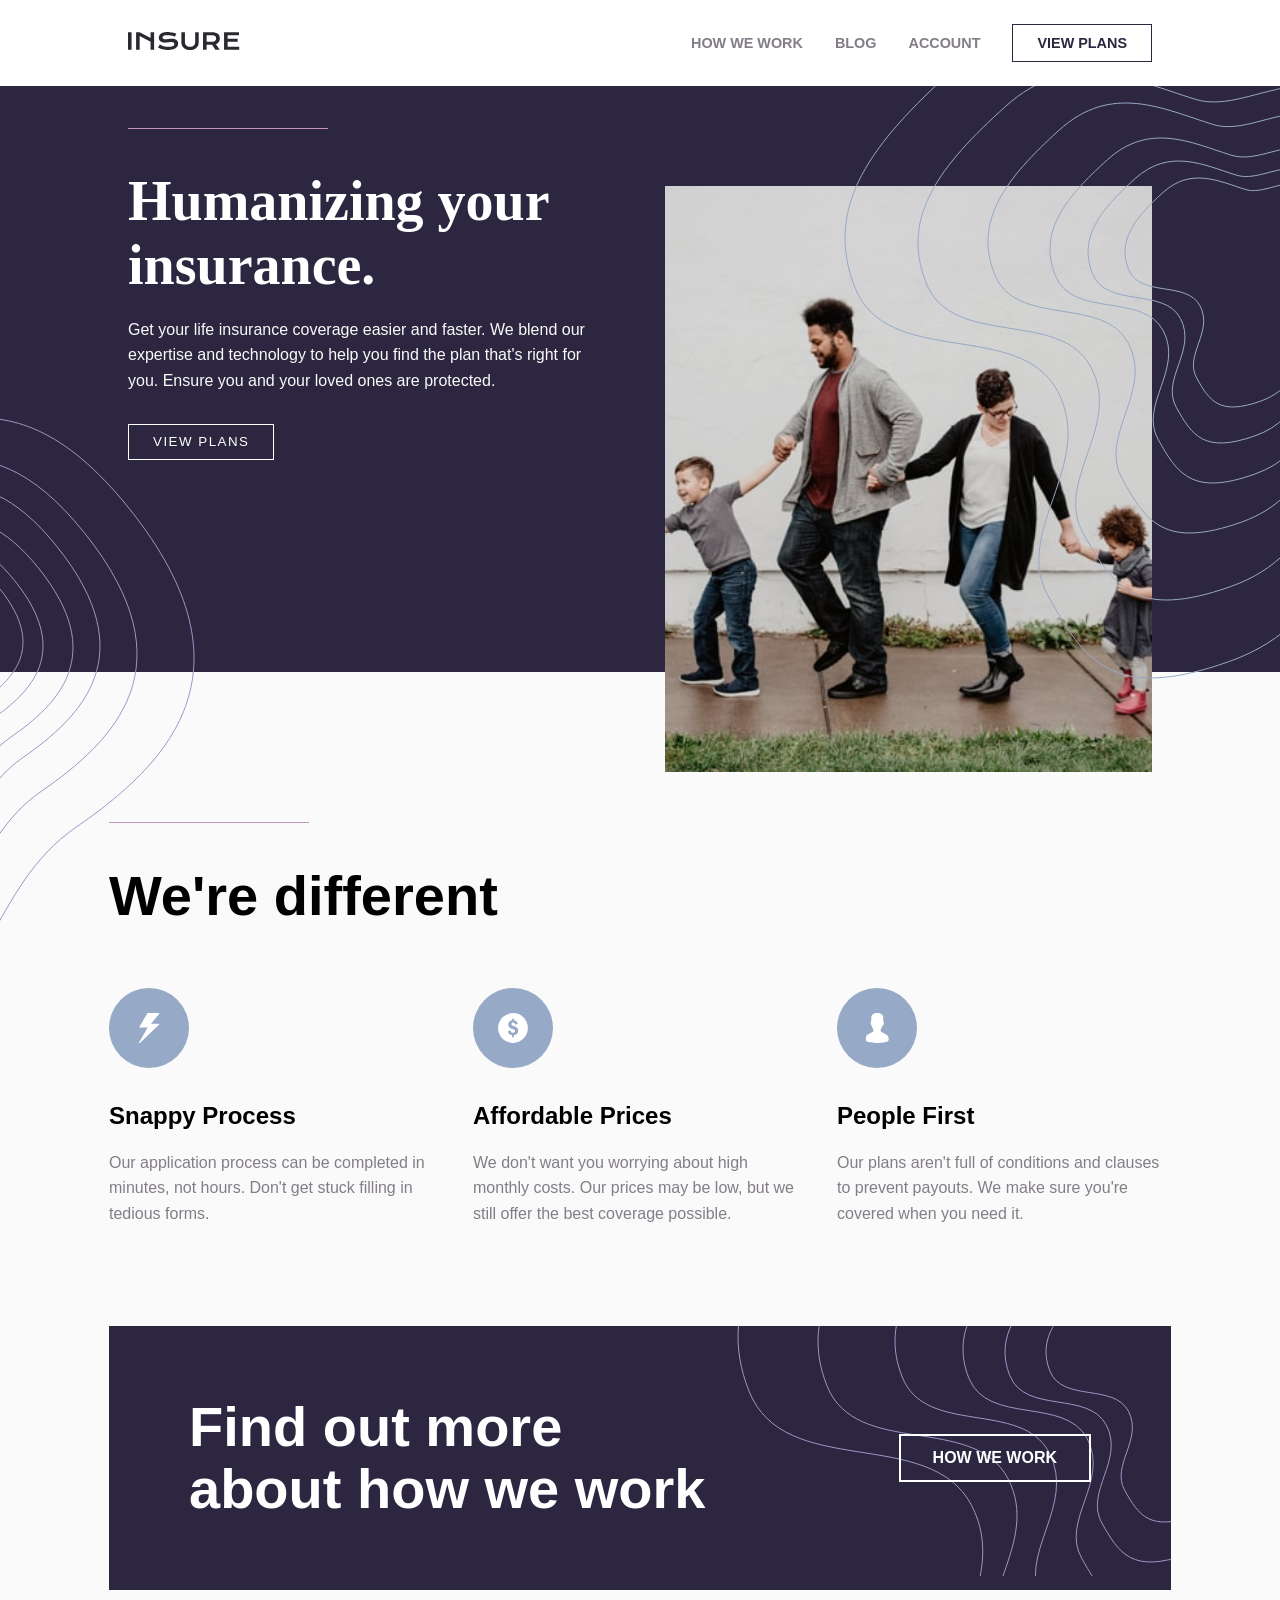
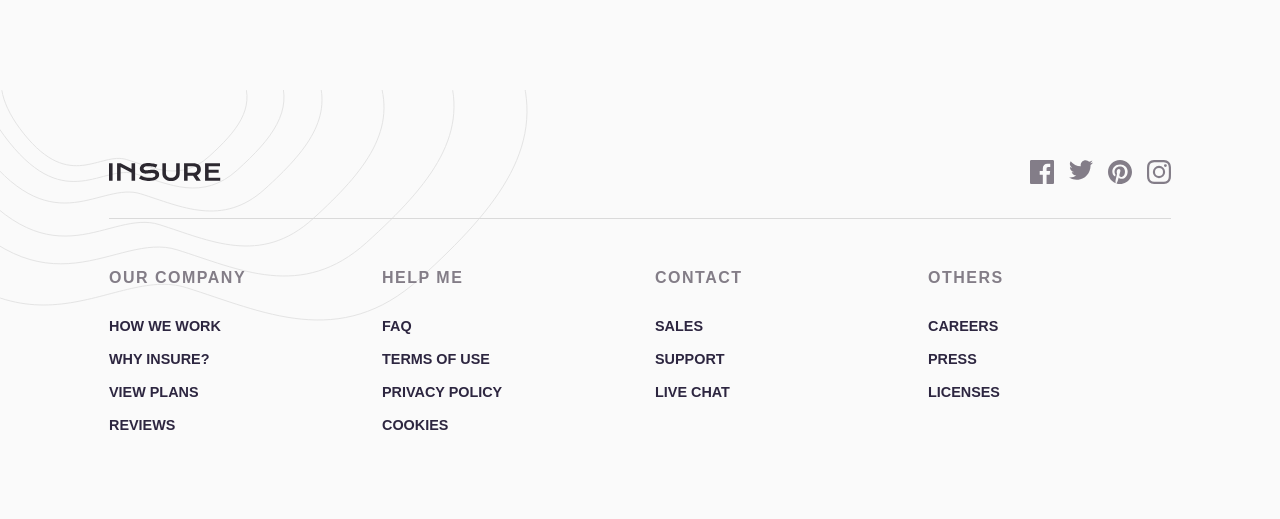
<file: landing-page/index.html>
<!doctype html>
<html lang="en">
  <head>
    <meta charset="UTF-8" />
    <meta name="viewport" content="width=device-width, initial-scale=1.0" />
    <link
      rel="icon"
      type="image/png"
      sizes="32x32"
      href="./images/favicon-32x32.png"
    />
    <link rel="stylesheet" href="style.css" />
    <title>Insure Landing Page</title>
  </head>

  <body>
    <header class="header">
      <a href="#" class="logo">
        <img src="./images/logo.svg" alt="Insure Logo" />
      </a>

      <button class="mobile-menu-btn" aria-label="Toggle menu">
        <img src="./images/icon-hamburger.svg" alt="Menu Icon" id="menu-icon" />
      </button>

      <nav class="main-nav">
        <ul class="nav-list">
          <li><a href="#">HOW WE WORK</a></li>
          <li><a href="#">BLOG</a></li>
          <li><a href="#">ACCOUNT</a></li>
          <li><a href="#" class="btn-view-plans">VIEW PLANS</a></li>
        </ul>
      </nav>
    </header>

    <main>
      <section class="hero">
        <div class="hero-content">
          <div class="decorative-line"></div>
          <h2>Humanizing your insurance.</h2>
          <p>
            Get your life insurance coverage easier and faster. We blend our
            expertise and technology to help you find the plan that's right for
            you. Ensure you and your loved ones are protected.
          </p>
          <button>View plans</button>
        </div>

        <div class="hero-image">
          <picture>
            <source
              media="(max-width: 600px)"
              srcset="./images/image-intro-mobile.jpg"
            />
            <img
              src="./images/image-intro-desktop.jpg"
              alt="Family walking together"
            />
          </picture>
        </div>
      </section>

      <section class="features">
        <div class="container">
          <div class="decorative-line"></div>
          <h2 class="section-title">We're different</h2>

          <div class="features-grid">
            <div class="feature-card">
              <img
                src="./images/icon-snappy-process.svg"
                alt="Snappy process icon"
              />
              <h5>Snappy Process</h5>
              <p>
                Our application process can be completed in minutes, not hours.
                Don't get stuck filling in tedious forms.
              </p>
            </div>
            <div class="feature-card">
              <img
                src="./images/icon-affordable-prices.svg"
                alt="Affordable prices icon"
              />
              <h5>Affordable Prices</h5>
              <p>
                We don't want you worrying about high monthly costs. Our prices
                may be low, but we still offer the best coverage possible.
              </p>
            </div>
            <div class="feature-card">
              <img
                src="./images/icon-people-first.svg"
                alt="People first icon"
              />
              <h5>People First</h5>
              <p>
                Our plans aren't full of conditions and clauses to prevent
                payouts. We make sure you're covered when you need it.
              </p>
            </div>
          </div>
        </div>
      </section>

      <section class="cta-section">
        <div class="container">
          <div class="cta-box">
            <h2>
              Find out more <br />
              about how we work
            </h2>
            <button class="btn-transparent">How we work</button>
          </div>
        </div>
      </section>
    </main>

    <footer class="footer-area">
      <div class="container">
        <div class="footer-top">
          <div><img src="./images/logo.svg" alt="Insure Logo" /></div>
          <div class="social-icons">
            <a href="#"
              ><img src="./images/icon-facebook.svg" alt="Facebook"
            /></a>
            <a href="#"
              ><img src="./images/icon-twitter.svg" alt="Twitter"
            /></a>
            <a href="#"
              ><img src="./images/icon-pinterest.svg" alt="Pinterest"
            /></a>
            <a href="#"
              ><img src="./images/icon-instagram.svg" alt="Instagram"
            /></a>
          </div>
        </div>

        <hr class="footer-divider" />

        <div class="footer-links">
          <div class="link-column">
            <p>Our company</p>
            <ul>
              <li><a href="#">How we work</a></li>
              <li><a href="#">Why Insure?</a></li>
              <li><a href="#">View Plans</a></li>
              <li><a href="#">Reviews</a></li>
            </ul>
          </div>
          <div class="link-column">
            <p>Help me</p>
            <ul>
              <li><a href="#">FAQ</a></li>
              <li><a href="#">Terms of use</a></li>
              <li><a href="#">Privacy policy</a></li>
              <li><a href="#">Cookies</a></li>
            </ul>
          </div>
          <div class="link-column">
            <p>Contact</p>
            <ul>
              <li><a href="#">Sales</a></li>
              <li><a href="#">Support</a></li>
              <li><a href="#">Live Chat</a></li>
            </ul>
          </div>
          <div class="link-column">
            <p>Others</p>
            <ul>
              <li><a href="#">Careers</a></li>
              <li><a href="#">Press</a></li>
              <li><a href="#">Licenses</a></li>
            </ul>
          </div>
        </div>
      </div>
    </footer>

    <script>
      const menuBtn = document.querySelector('.mobile-menu-btn')
      const mainNav = document.querySelector('.main-nav')
      const menuIcon = document.getElementById('menu-icon')
      const body = document.body

      menuBtn.addEventListener('click', () => {
        // মেনু ওপেন/ক্লোজ টগল করা
        mainNav.classList.toggle('active')

        // মেনু ওপেন থাকলে পেজ স্ক্রল বন্ধ করা
        body.classList.toggle('no-scroll')

        // আইকন চেঞ্জ করার লজিক
        if (mainNav.classList.contains('active')) {
          // মেনু ওপেন থাকলে ক্লোজ আইকন (আপনার ক্লোজ ইমেজের সঠিক নাম দিন)
          menuIcon.src = './images/icon-close.svg'
        } else {
          // মেনু ক্লোজ থাকলে হ্যামবার্গার আইকন
          menuIcon.src = './images/icon-hamburger.svg'
        }
      })
    </script>
  </body>
</html>
</file>
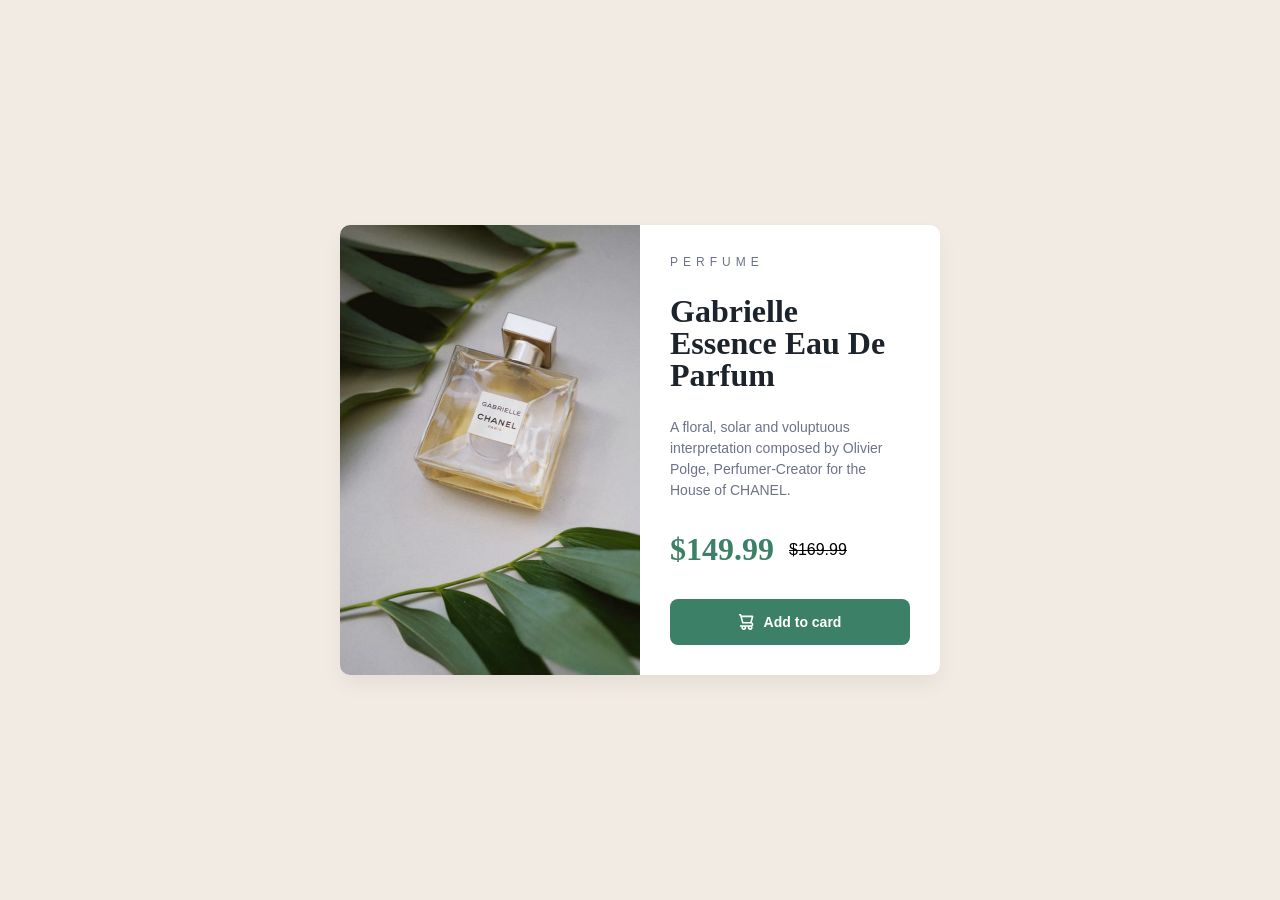
<file: product-card/index.html>
<!doctype html>
<html lang="en">
  <head>
    <meta charset="UTF-8" />
    <meta name="viewport" content="width=device-width, initial-scale=1.0" />
    <title>Product Preview Card</title>
    <link rel="stylesheet" href="style.css" />
  </head>
  <body>
    <main class="container">
      <article class="product-card">
        <div class="card-image">
          <picture>
            <source
              media="(max-width: 600px)"
              srcset="./images/image-product-mobile.jpg"
            />
            <img
              src="./images/image-product-desktop.jpg"
              alt="Gabrielle Essence Eau De Parfum"
            />
          </picture>
        </div>
        <div class="card-content">
          <p class="category">Perfume</p>
          <h1 class="title">Gabrielle Essence Eau De Parfum</h1>
          <p class="description">
            A floral, solar and voluptuous interpretation composed by Olivier
            Polge, Perfumer-Creator for the House of CHANEL.
          </p>
          <div class="price-container">
            <span class="current-price">$149.99</span>
            <s class="previous-price">$169.99</s>
          </div>
          <button class="btn-add-to-card">
            <img src="./images/icon-cart.svg" alt="card Icon" />
            Add to card
          </button>
        </div>
      </article>
    </main>
  </body>
</html>
</file>
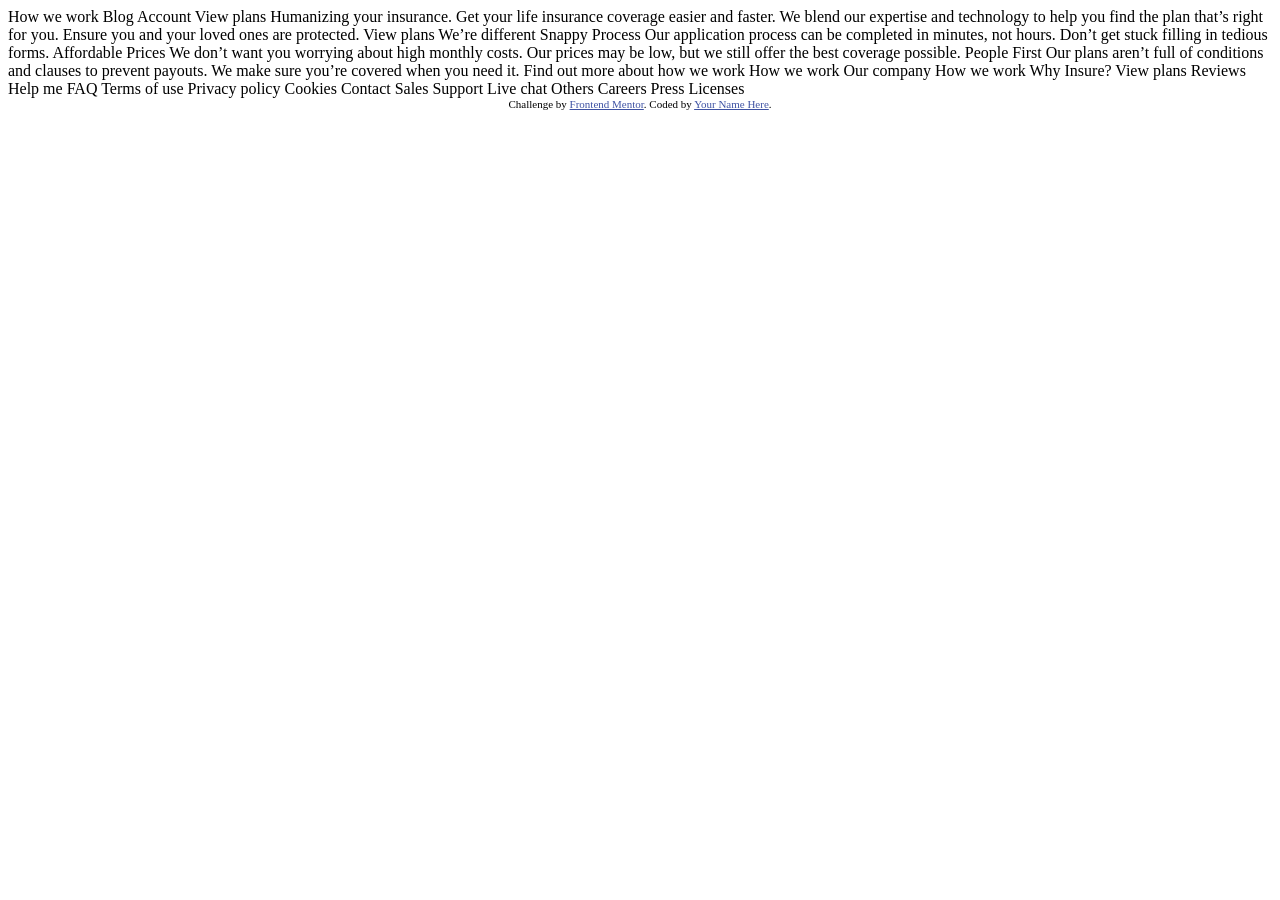
<file: landing-page/insure-landing-page-master/index.html>
<!DOCTYPE html>
<html lang="en">
<head>
  <meta charset="UTF-8">
  <meta name="viewport" content="width=device-width, initial-scale=1.0"> <!-- displays site properly based on user's device -->

  <link rel="icon" type="image/png" sizes="32x32" href="./images/favicon-32x32.png">
  
  <title>Frontend Mentor | Insure landing page</title>

  <!-- Feel free to remove these styles or customise in your own stylesheet 👍 -->
  <style>
    .attribution { font-size: 11px; text-align: center; }
    .attribution a { color: hsl(228, 45%, 44%); }
  </style>
</head>
<body>

  How we work
  Blog
  Account
  View plans

  Humanizing your insurance.

  Get your life insurance coverage easier and faster. We blend our expertise 
  and technology to help you find the plan that’s right for you. Ensure you 
  and your loved ones are protected.

  View plans

  We’re different

  Snappy Process

  Our application process can be completed in minutes, not hours. Don’t get 
  stuck filling in tedious forms.

  Affordable Prices

  We don’t want you worrying about high monthly costs. Our prices may be low, 
  but we still offer the best coverage possible.

  People First

  Our plans aren’t full of conditions and clauses to prevent payouts. We make 
  sure you’re covered when you need it.

  Find out more about how we work

  How we work

  Our company

  How we work
  Why Insure?
  View plans
  Reviews

  Help me

  FAQ
  Terms of use
  Privacy policy
  Cookies

  Contact

  Sales
  Support
  Live chat

  Others

  Careers
  Press
  Licenses

  
  <div class="attribution">
    Challenge by <a href="https://www.frontendmentor.io?ref=challenge" target="_blank">Frontend Mentor</a>. 
    Coded by <a href="#">Your Name Here</a>.
  </div>
</body>
</html>
</file>
<file: landing-page/style.css>
* {
  padding: 0;
  margin: 0;
  box-sizing: border-box;
}

/* ১. গ্লোবাল কন্টেইনার (যেটি লেআউট ভাঙতে দেবে না) */
.container {
  width: 100%;
  max-width: 1110px;
  margin-inline: auto;
  padding-inline: 24px; /* মোবাইলের জন্য সেফটি স্পেস */
}

.decorative-line {
  width: 200px;
  height: 1px;
  background-color: #c396c6;
  margin-bottom: 2.5rem;
}

body {
  font-family: 'Karla', sans-serif;
  max-width: 1440px; /* বেশিরভাগ প্রফেশনাল ওয়েবসাইটের সর্বোচ্চ সাইজ এটিই হয় */
  margin: 0 auto; /* স্ক্রিন ১৪৪০ পিক্সেলের চেয়ে বড় হলে ওয়েবসাইটকে স্ক্রিনের মাঝখানে রাখবে */
  box-shadow: 0 0 100px rgba(0, 0, 0, 0.1);
  background-color: #fafafa;
}

header {
  display: flex;
  justify-content: space-between;
  align-items: center;
  padding: 2rem 10%;
  position: relative;
  z-index: 100;
  background-color: #ffffff;
}

.mobile-menu-btn {
  display: none;
  background: none;
  border: none;
  cursor: pointer;
}

.main-nav .nav-list {
  display: flex;
  align-items: center;
  gap: 2rem;
  list-style: none;
}

.main-nav a {
  text-decoration: none;
  color: #837d87;
  font-weight: 700;
  font-size: 0.9rem;
  letter-spacing: 1.5;
}

.main-nav a:hover {
  color: #2d2640;
}

.btn-view-plans {
  border: 1.5px solid #2d2640;
  padding: 0.6rem 1.5rem;
  color: #2d2640 !important;
}

.btn-view-plans:hover {
  background-color: #2d2640;
  color: #ffffff !important;
}

@media (max-width: 768px) {
  .header {
    padding: 2rem 5%;
  }
  .mobile-menu-btn {
    display: block;
  }

  .main-nav {
    position: absolute;
    top: 100%;
    left: 0;
    width: 100%;
    height: 100vh;
    background-color: #2b272f;
    display: none;
    flex-direction: column;
    padding-top: 3rem;
  }

  .main-nav.active {
    display: flex;
  }

  .main-nav .nav-list {
    flex-direction: column;
    gap: 2.5;
  }

  .main-nav a {
    color: #ffffff;
    font-size: 1.2rem;
  }

  .btn-view-plans {
    border-color: #ffffff;
    color: #ffffff !important;
    width: 80%; /* মোবাইলে বাটন বড় হবে */
    text-align: center;
  }

  .btn-view-plans:hover {
    background-color: #ffffff;
    color: #2b272f !important;
  }
}

body.no-scroll {
  overflow: hidden;
}

.hero {
  display: flex;
  align-items: center;
  justify-content: space-between;
  background-color: #2d2640;
  padding: 0 10%;
  color: white;
  position: relative;
}

.hero-content {
  flex: 1;
  padding-right: 50px;
  transform: translateY(-85px);
  z-index: 2;
}

.hero-content .hero-image {
  position: relative;
  z-index: 2;
}
.hero-image {
  flex: 1;
  transform: translateY(100px);
}

.hero-image img {
  width: 100%;
  display: block;
}

.hero-content h2 {
  font-size: 3.5rem;
  font-family: 'DM Serif Display', serif;
  margin-bottom: 20px;
}

.hero-content p {
  font-size: 1rem;
  line-height: 1.6;
  margin-bottom: 30px;
  color: #fafafa;
}

.hero-content button {
  padding: 0.6rem 1.5rem;
  border: 1px solid #fff;
  background-color: #2d2640;
  color: #ffffff;
  text-transform: uppercase;
  letter-spacing: 1.5px;
}

.hero::before {
  content: '';
  position: absolute;
  top: 0;
  right: 0;
  width: 436px;
  height: 593px;
  background-image: url('./images/bg-pattern-intro-right-desktop.svg');
  background-repeat: no-repeat;
  z-index: 1;
  pointer-events: none;
}

.hero::after {
  content: '';
  position: absolute;
  bottom: -250px;
  left: 0;
  width: 1000px;
  height: 504px;
  background-image: url('./images/bg-pattern-intro-left-desktop.svg');
  background-repeat: no-repeat;
  z-index: 1;
  pointer-events: none;
}

@media (max-width: 768px) {
  /* ১. ডেস্কটপের প্যাটার্নগুলো মোবাইলে পুরোপুরি হাইড করে দিচ্ছি */
  .hero::before,
  .hero::after {
    display: none;
  }

  /* ২. মূল হিরো কন্টেইনার */
  .hero {
    flex-direction: column-reverse;
    padding: 0;
    text-align: center;
    background-color: transparent; /* পার্পেল কালারটি এখান থেকে সরিয়ে ফেললাম */
  }

  /* ৩. ইমেজ রিসেট */
  .hero-image {
    transform: translateY(0);
    margin-bottom: 0; /* ডেস্কটপে নেগেটিভ মার্জিন থাকলে সেটা রিসেট */
    width: 100%;
  }

  /* ৪. কন্টেন্ট বক্স (এখানে কালার ও প্যাটার্ন বসবে) */
  .hero-content {
    background-color: #2d2640; /* পার্পেল কালারটি এখানে দিলাম */
    padding: 100px 20px; /* উপরে-নিচে একটু স্পেস বাড়িয়ে দিলাম */
    transform: translateY(0);
    width: 100%;

    /* Multiple Backgrounds Setup (আসল ম্যাজিক!) */
    background-image:
      url('./images/bg-pattern-intro-left-mobile.svg'),
      /* উপরের বামের প্যাটার্ন */
        url('./images/bg-pattern-intro-right-mobile.svg'); /* নিচের ডানের প্যাটার্ন */

    background-position:
      top left,
      /* প্রথম ছবি বসবে উপরে-বামে */ bottom right; /* দ্বিতীয় ছবি বসবে নিচে-ডানে */

    background-repeat: no-repeat, no-repeat;
  }

  .hero-content h2 {
    font-size: 2.5rem;
  }

  .hero-content .decorative-line {
    display: none;
  }
}

/* ২. মেইন সেকশন প্যাডিং */
.features {
  padding-top: 150px; /* মডার্ন লজিক্যাল প্রোপার্টি (ওপর-নিচে প্যাডিং) */
}

/* ৪. টাইপোগ্রাফি */
.section-title {
  font-size: 3.5rem;
  margin-bottom: 60px;
}

.feature-card img {
  width: 80px;
  height: 80px;
  margin-bottom: 30px;
}

.feature-card h5 {
  font-size: 1.5rem;
  margin-bottom: 20px;
}

.feature-card p {
  font-size: 1rem;
  line-height: 1.6; /* পড়ার সুবিধার জন্য লাইন হাইট */
  color: #837d87;
}

/* ৫. লেআউট ম্যাজিক (মিডিয়া কোয়েরি ছাড়াই রেসপন্সিভ গ্রিড!) */
.features-grid {
  display: grid;
  /* auto-fit এর ম্যাজিক: স্ক্রিন ছোট হলে একা একাই নিচে চলে যাবে! */
  grid-template-columns: repeat(auto-fit, minmax(300px, 1fr));
  gap: 30px;
}

/* ৬. শুধু মোবাইলের জন্য ফন্ট সাইজ এবং সেন্টারিং (Mobile Media Query) */
@media (max-width: 768px) {
  .features {
    padding-block: 100px;
    text-align: center; /* মোবাইলে সব টেক্সট সেন্টারে চলে আসবে */
  }

  .features .decorative-line {
    margin: 0 auto 40px auto; /* লাইনটিকে মোবাইলে মাঝখানে আনার ট্রিক */
  }

  .section-title {
    font-size: 2.5rem;
  }
} /* ব্র্যাকেট ক্লোজ করতে ভুলবেন না! */

.cta-section {
  padding-block: 100px;
}

.cta-box {
  background-color: #2d2640;
  color: white;
  padding: 70px 80px;

  display: flex;
  justify-content: space-between;
  align-items: center;
  background-image: url('./images/bg-pattern-how-we-work-desktop.svg');
  background-repeat: no-repeat;
  background-position: right top;
}

.cta-box h2 {
  font-size: 3.5rem;
  line-height: 1.1;
  margin: 0;
}

.btn-transparent {
  background-color: transparent;
  color: white;
  border: 2px solid white;
  padding: 0.8rem 2rem;
  font-size: 1rem;
  font-weight: 700;
  text-transform: uppercase;
  cursor: pointer;
  transition: all 0.3s ease;
}

.btn-transparent:hover {
  background-color: white;
  color: #2d2640;
}

@media (max-width: 768px) {
  .cta-box {
    flex-direction: column; /* পাশাপাশি থেকে নিচে নিচে নামিয়ে দেবে */
    text-align: center; /* লেখা মাঝখানে */
    gap: 40px; /* লেখা ও বাটনের মাঝে ফাঁকা জায়গা */
    padding: 70px 30px; /* মোবাইলে প্যাডিং একটু কমিয়ে দেওয়া */
  }

  .cta-box h2 {
    font-size: 2.5rem;
  }
}

/* ১. ফুটারের মেইন এরিয়া এবং ব্যাকগ্রাউন্ড */
.footer-area {
  background-color: #fafafa;
  background-image: url('./images/bg-pattern-footer-desktop.svg'); /* এক্সটেনশন অ্যাড করা হলো */
  background-repeat: no-repeat;
  background-position: left top;
  padding-block: 70px; /* ওপর-নিচে ফাঁকা জায়গা */
}

/* ২. টপ সেকশন */
.footer-top {
  display: flex;
  justify-content: space-between;
  align-items: center;
  padding-bottom: 30px;
}

/* সোশ্যাল আইকন হোভার হ্যাক (Filter Magic) */
.social-icons {
  display: flex;
  gap: 15px;
}

.social-icons a:hover img {
  /* ইমেজের কালার চেঞ্জ করার প্রো-ট্রিক */
  filter: brightness(0) saturate(100%) invert(18%) sepia(10%) saturate(2206%)
    hue-rotate(222deg) brightness(98%) contrast(92%);
}

/* ৩. ডিভাইডার লাইন */
.footer-divider {
  border: none;
  border-top: 1px solid #dadada;
  margin-bottom: 50px;
}

/* ৪. ফুটার লিংকস (Grid Auto-fit ম্যাজিক!) */
.footer-links {
  display: grid;
  grid-template-columns: repeat(
    auto-fit,
    minmax(200px, 1fr)
  ); /* মিডিয়া কোয়েরি ছাড়াই রেসপন্সিভ */
  gap: 30px;
}

/* ৫. টাইপোগ্রাফি এবং লিস্ট স্টাইলিং */
.link-column p {
  color: #837d87;
  text-transform: uppercase;
  font-weight: 700;
  margin-bottom: 30px;
  letter-spacing: 1.5px; /* লেখার মাঝে একটু ফাঁকা জায়গা */
}

.link-column ul {
  list-style: none; /* বুলেট পয়েন্ট রিমুভ */
  padding: 0;
  margin: 0;
}

.link-column ul li {
  margin-bottom: 15px; /* Gap এর বদলে মার্জিন-বটম */
}

.link-column ul li a {
  text-decoration: none; /* আন্ডারলাইন রিমুভ (a ট্যাগে!) */
  color: #2d2640;
  font-weight: 700;
  text-transform: uppercase;
  font-size: 0.9rem;
  transition: color 0.3s ease;
}

.link-column ul li a:hover {
  text-decoration: underline; /* হোভার করলে আন্ডারলাইন আসবে */
}

/* ৬. মোবাইলের জন্য (Mobile Media Query) */
@media (max-width: 768px) {
  .footer-area {
    background-image: url('./images/bg-pattern-footer-mobile.svg');
    background-position: center top;
  }

  .footer-top {
    flex-direction: column; /* লোগো আর আইকন নিচে নিচে চলে আসবে */
    gap: 30px;
  }

  .footer-links {
    text-align: center; /* মোবাইলে সব লেখা মাঝখানে */
  }
}
</file>
<file: product-card/style.css>
* {
  margin: 0;
  padding: 0;
  box-sizing: border-box;
}

body {
  background-color: #f2ebe3;
  font-family: sans-serif;
  display: flex;
  justify-content: center;
  align-items: center;
  min-height: 100vh;
}

.product-card {
  display: grid;
  grid-template-columns: 1fr 1fr;
  background-color: #ffffff;
  width: 600px;
  border-radius: 10px;
  overflow: hidden;
  box-shadow: 0 10px 20px rgba(0, 0, 0, 0.05);
}

.card-image img {
  width: 100%;
  height: 100%;
  object-fit: cover;
  display: block;
}

.card-content {
  padding: 30px;
  display: flex;
  flex-direction: column;
  justify-content: space-between;
}

.category {
  color: #6c7289;
  letter-spacing: 5px;
  text-transform: uppercase;
  font-size: 12px;
  margin-bottom: 15px;
}

.title {
  color: #1c232b;
  font-size: 32px;
  line-height: 1;
  margin-bottom: 15px;
  font-family: serif;
}

.description {
  color: #6c7289;
  line-height: 1.5;
  font-size: 14px;
  margin-bottom: 20px;
}

.price-container {
  display: flex;
  align-items: center;
  gap: 15px;
  margin-bottom: 20px;
}

.current-price {
  color: #3c8067;
  font-size: 32px;
  font-family: serif;
  font-weight: bold;
}

.original-price {
  color: #6c7289;
  font-size: 14px;
}

.btn-add-to-card {
  background-color: #3c8067;
  color: #ffffff;
  border: none;
  padding: 15px;
  border-radius: 8px;
  font-size: 14px;
  font-weight: bold;
  cursor: pointer;
  display: flex;
  justify-content: center;
  align-items: center;
  gap: 10px;
  transition: background-color 0.3s ease;
}

.btn-add-to-cart:hover {
  background-color: #1a4a36; /* হোভার করলে কালার ডার্ক হবে */
}

@media (max-width: 600px) {
  .product-card {
    grid-template-columns: 1fr;
    width: 90%;
    margin: 20px;
  }
}
</file>
